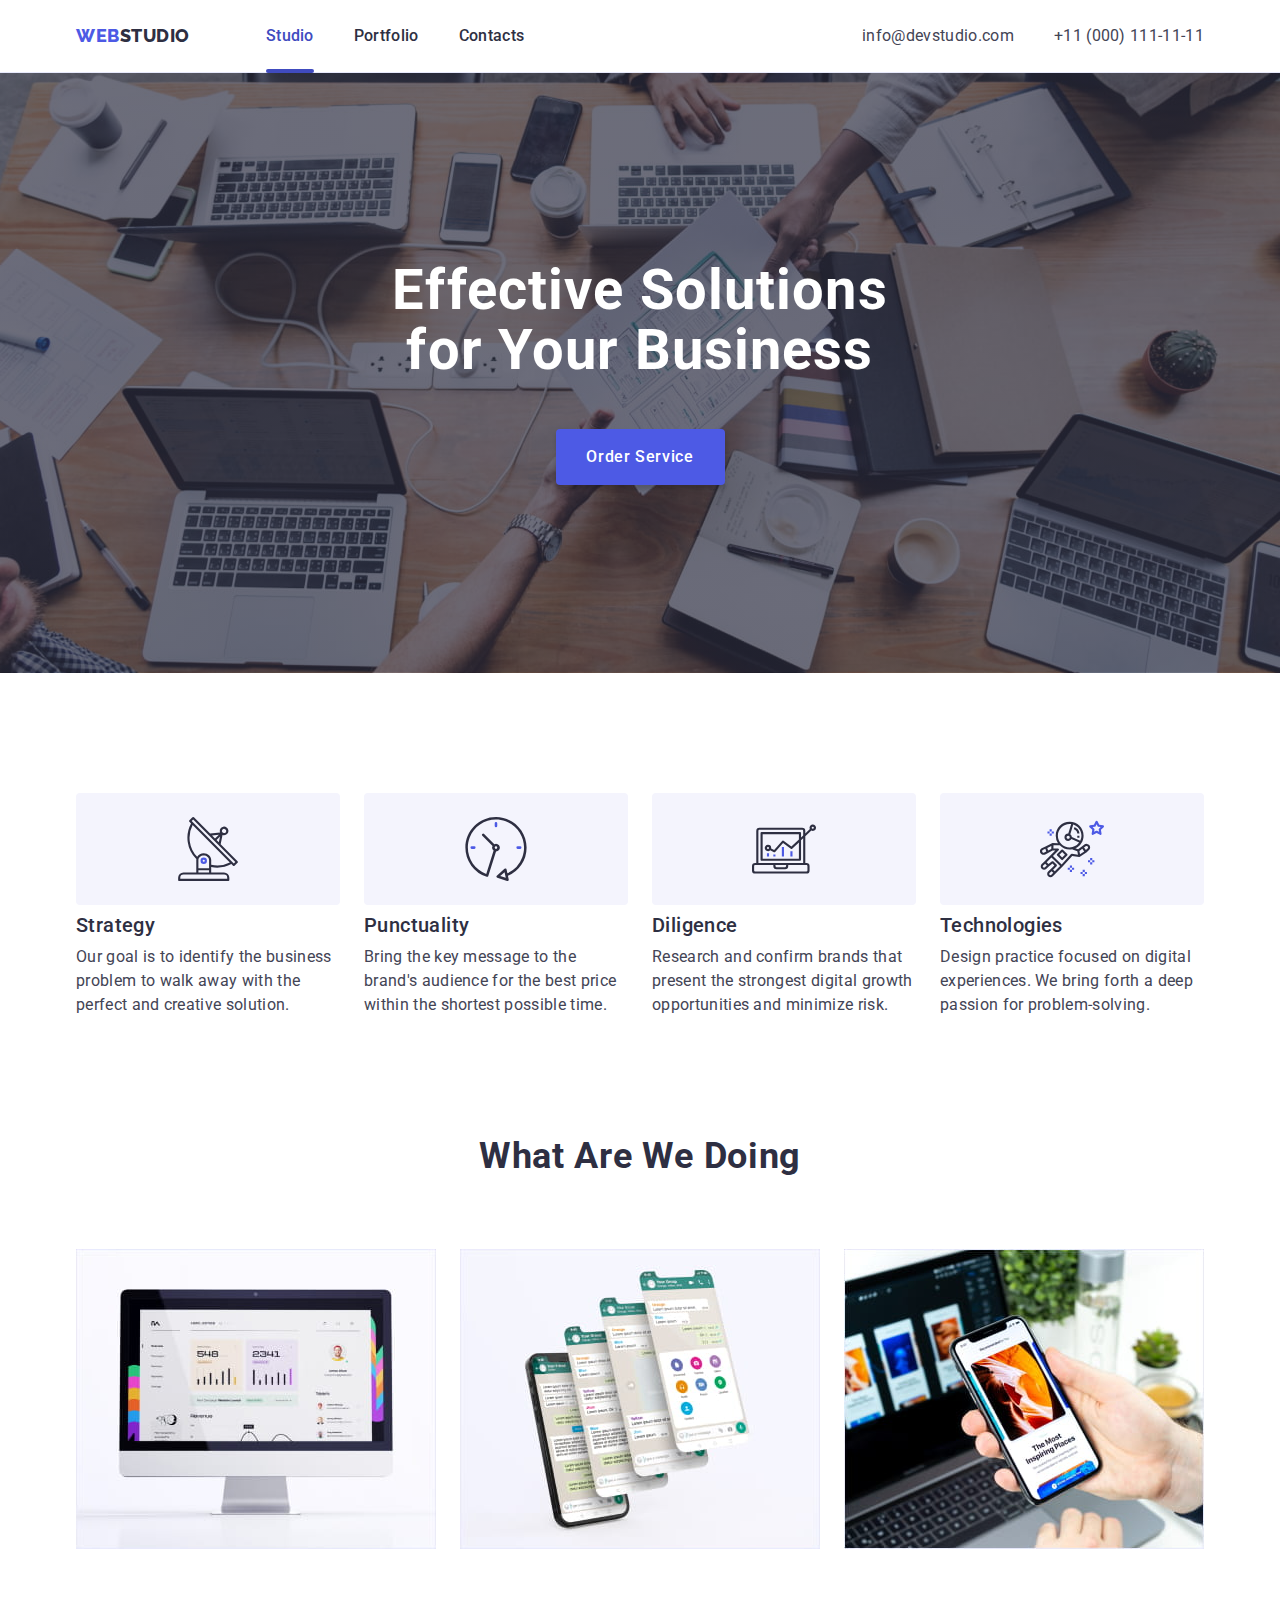
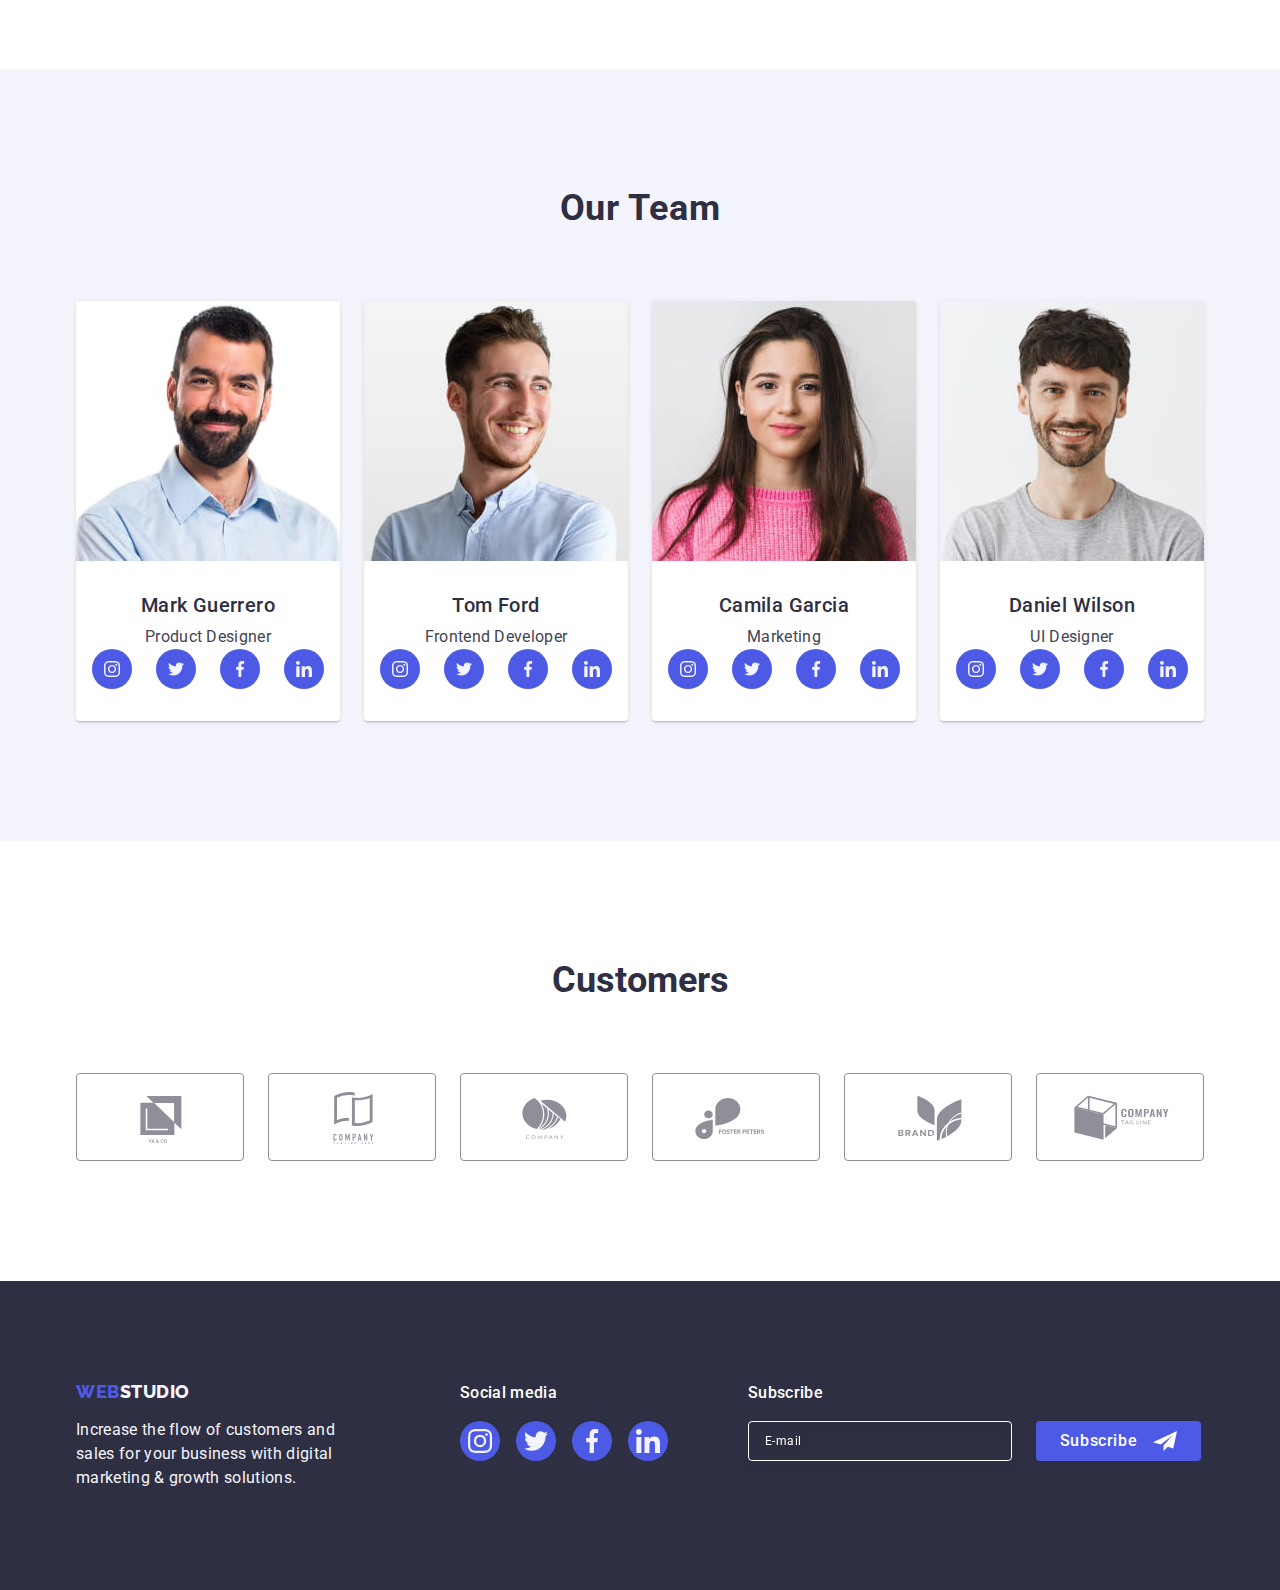
<file: index.html>
<!DOCTYPE html>
<html lang="en">

<head>
    <meta charset="UTF-8">
    <meta http-equiv="X-UA-Compatible" content="IE=edge">
    <meta name="viewport" content="width=device-width, initial-scale=1.0">
    <title>Main Page</title>
    <link href="./css/modern-normalize.min.css" rel="stylesheet">
    <link rel="stylesheet" href="./css/styless.css">
    <link rel="preconnect" href="https://fonts.googleapis.com">
    <link rel="preconnect" href="https://fonts.gstatic.com" crossorigin>
    <link href="https://fonts.googleapis.com/css2?family=Raleway:wght@800&family=Roboto:wght@400;500;700&display=swap"
        rel="stylesheet">
</head>

<body>
    <!-- header section -->
    <header class="header-section">
        <div class="header-container container">
            <nav class="nav-container">
                <a class="header-logo link" href="index.html">Web<span class="header-second-logo">Studio</span></a>
                <ul class="menu-container list">
                    <li class="header-studio">
                        <a class="active header-bar link" href="./index.html">Studio</a>
                    </li>
                    <li class="header-studio">
                        <a class="header-bar link" href="./portfolio.html">Portfolio</a>
                    </li>
                    <li class="header-studio">
                        <a class="header-bar link" href="">Contacts</a>
                    </li>
                </ul>
            </nav>
            <address class="header-address">
                <ul class="address-container list">
                    <li class="link">
                        <a class="link header-address-list" href="mailto:info@devstudio.com">info@devstudio.com</a>
                    </li>
                    <li class="link">
                        <a class="link header-address-list" href="tel:+110001111111">+11 (000) 111-11-11</a>
                    </li>
                </ul>

            </address>
        </div>
    </header>
    <!-- main section -->
    <main>
        <!-- hero section -->
        <section class="hero-section">
            <div class="container">
                <h1 class="hero-header">Effective Solutions for Your Business</h1>
                <button class="bttn-hero" type="button" data-modal-open>Order Service</button>
            </div>
        </section>
        <!-- features -->
        <section class="features-section">
            <div class="container">
                <h2 class="visually-hidden">features</h2>
                <ul class="features-container list">
                    <li class="features-item">
                        <div class="feature-icon">
                            <svg class="icon-for-feature" width="64" height="64">
                                <use href="./images/icons.svg#antenna"></use>
                            </svg>
                        </div>
                        <h3 class="features-heading">Strategy</h3>
                        <p class="features-text">
                            Our goal is to identify the business problem to walk away with the perfect and creative
                            solution.
                        </p>
                    </li>
                    <li class="features-item">
                        <div class="feature-icon">
                            <svg class="icon-for-feature" width="64" height="64">
                                <use href="./images/icons.svg#clock"></use>
                            </svg>
                        </div>
                        <h3 class="features-heading">Punctuality</h3>
                        <p class="features-text">
                            Bring the key message to the brand's audience for the best price within the shortest
                            possible
                            time.
                        </p>
                    </li>
                    <li class="features-item">
                        <div class="feature-icon">
                            <svg class="icon-for-feature" width="64" height="64">
                                <use href="./images/icons.svg#diagram"></use>
                            </svg>
                        </div>
                        <h3 class="features-heading">Diligence</h3>
                        <p class="features-text">
                            Research and confirm brands that present the strongest digital growth opportunities and
                            minimize
                            risk.
                        </p>
                    </li>
                    <li class="features-item">
                        <div class="feature-icon">
                            <svg class="icon-for-feature" width="64" height="64">
                                <use href="./images/icons.svg#astronaut"></use>
                            </svg>
                        </div>
                        <h3 class="features-heading">Technologies</h3>
                        <p class="features-text">
                            Design practice focused on digital experiences. We bring forth a deep passion for
                            problem-solving.
                        </p>
                    </li>
                </ul>
            </div>
        </section>
        <!-- what are we doing -->
        <section class="doing-section">
            <div class="container">
                <h2 class="page-header">What are we doing</h2>
                <ul class="doing-container list">
                    <li class="doing-item">
                        <img src="./images/wawd/desktop.jpg" alt="desktop profiles" width="360" />
                    </li>
                    <li class="doing-item">
                        <img src="./images/wawd/mobilechats.jpg" alt="mobile chatting" width="360" />
                    </li>
                    <li class="doing-item">
                        <img src="./images/wawd/phoneweb.jpg" alt="phone web" width="360" />
                    </li>
                </ul>
            </div>
        </section>
        <!-- our team -->
        <section class="team-section">
            <div class="container">
                <h2 class="team-header">Our Team</h2>
                <ul class="team-container list">
                    <li class="personal-item">
                        <img src="./images/ourteam/mark.jpg" alt="Mark Guerrero" width="264" />
                        <div class="personal-container">
                            <h3 class="name-header">Mark Guerrero</h3>
                            <p class="work-position">
                                Product Designer
                            </p>
                            <ul class="social-icons">
                                <li class="personal-socials list">
                                    <a class="social-links" href="">
                                        <svg class="personal-icon" width="16" height="16">
                                            <use href="./images/icons.svg#instagram"></use>
                                        </svg>
                                    </a>
                                </li>
                                <li class="personal-socials list">
                                    <a class="social-links" href="">
                                        <svg class="personal-icon" width="16" height="16">
                                            <use href="./images/icons.svg#twitter"></use>
                                        </svg>
                                    </a>
                                </li>
                                <li class="personal-socials list">
                                    <a class="social-links" href="">
                                        <svg class="personal-icon" width="16" height="16">
                                            <use href="./images/icons.svg#facebook"></use>
                                        </svg>
                                    </a>
                                </li>
                                <li class="personal-socials list">
                                    <a class="social-links" href="">
                                        <svg class="personal-icon" width="16" height="16">
                                            <use href="./images/icons.svg#linkedin"></use>
                                        </svg>
                                    </a>
                                </li>
                            </ul>
                        </div>
                    </li>
                    <li class="personal-item">
                        <img src="./images/ourteam/tom.jpg" alt="Tom Ford" width="264" />
                        <div class="personal-container">
                            <h3 class="name-header">Tom Ford</h3>
                            <p class="work-position">
                                Frontend Developer
                            </p>
                            <ul class="social-icons">
                                <li class="personal-socials list">
                                    <a class="social-links" href="">
                                        <svg class="personal-icon" width="16" height="16">
                                            <use href="./images/icons.svg#instagram"></use>
                                        </svg>
                                    </a>
                                </li>
                                <li class="personal-socials list">
                                    <a class="social-links" href="">
                                        <svg class="personal-icon" width="16" height="16">
                                            <use href="./images/icons.svg#twitter"></use>
                                        </svg>
                                    </a>
                                </li>
                                <li class="personal-socials list">
                                    <a class="social-links" href="">
                                        <svg class="personal-icon" width="16" height="16">
                                            <use href="./images/icons.svg#facebook"></use>
                                        </svg>
                                    </a>
                                </li>
                                <li class="personal-socials list">
                                    <a class="social-links" href="">
                                        <svg class="personal-icon" width="16" height="16">
                                            <use href="./images/icons.svg#linkedin"></use>
                                        </svg>
                                    </a>
                                </li>
                            </ul>
                        </div>
                    </li>
                    <li class="personal-item">
                        <img src="./images/ourteam/camila.jpg" alt="Camila Garcia" width="264" />
                        <div class="personal-container">
                            <h3 class="name-header">Camila Garcia</h3>
                            <p class="work-position">
                                Marketing
                            </p>
                            <ul class="social-icons">
                                <li class="personal-socials list">
                                    <a class="social-links" href="">
                                        <svg class="personal-icon" width="16" height="16">
                                            <use href="./images/icons.svg#instagram"></use>
                                        </svg>
                                    </a>
                                </li>
                                <li class="personal-socials list">
                                    <a class="social-links" href="">
                                        <svg class="personal-icon" width="16" height="16">
                                            <use href="./images/icons.svg#twitter"></use>
                                        </svg>
                                    </a>
                                </li>
                                <li class="personal-socials list">
                                    <a class="social-links" href="">
                                        <svg class="personal-icon" width="16" height="16">
                                            <use href="./images/icons.svg#facebook"></use>
                                        </svg>
                                    </a>
                                </li>
                                <li class="personal-socials list">
                                    <a class="social-links" href="">
                                        <svg class="personal-icon" width="16" height="16">
                                            <use href="./images/icons.svg#linkedin"></use>
                                        </svg>
                                    </a>

                                </li>
                            </ul>
                        </div>
                    </li>
                    <li class="personal-item">
                        <img src="./images/ourteam/daniel.jpg" alt="Daniel Wilson" width="264" />
                        <div class="personal-container">
                            <h3 class="name-header">Daniel Wilson</h3>
                            <p class="work-position">
                                UI Designer
                            </p>
                            <ul class="social-icons">
                                <li class="personal-socials list">
                                    <a class="social-links" href="">
                                        <svg class="personal-icon" width="16" height="16">
                                            <use href="./images/icons.svg#instagram"></use>
                                        </svg>
                                    </a>
                                </li>
                                <li class="personal-socials list">
                                    <a class="social-links" href="">
                                        <svg class="personal-icon" width="16" height="16">
                                            <use href="./images/icons.svg#twitter"></use>
                                        </svg>
                                    </a>
                                </li>
                                <li class="personal-socials list">
                                    <a class="social-links" href="">
                                        <svg class="personal-icon" width="16" height="16">
                                            <use href="./images/icons.svg#facebook"></use>
                                        </svg>
                                    </a>
                                </li>
                                <li class="personal-socials list">
                                    <a class="social-links" href="">
                                        <svg class="personal-icon" width="16" height="16">
                                            <use href="./images/icons.svg#linkedin"></use>
                                        </svg>
                                    </a>

                                </li>
                            </ul>
                        </div>
                    </li>
                </ul>
            </div>
        </section>
        <!-- Customers -->
        <section class="section-customers">
            <div class="container">
                <h2 class="customers-header">Customers</h2>
                <ul class="customers-list">
                    <li class="customers-item list">
                        <a class="customers-link" href="" aria-label="logo ">
                            <svg class="customers-icon" width="104" height="56">
                                <use href="./images/icons.svg#logo-1"></use>
                            </svg>
                        </a>
                    </li>
                    <li class="customers-item list">
                        <a class="customers-link" href="" aria-label="logo ">
                            <svg class="customers-icon" width="104" height="56">
                                <use href="./images/icons.svg#logo-2"></use>
                            </svg>
                        </a>
                    </li>
                    <li class="customers-item list">
                        <a class="customers-link" href="" aria-label="logo ">
                            <svg class="customers-icon" width="104" height="56">
                                <use href="./images/icons.svg#logo-3"></use>
                            </svg>
                        </a>
                    </li>
                    <li class="customers-item list">
                        <a class="customers-link" href="" aria-label="logo ">
                            <svg class="customers-icon" width="104" height="56">
                                <use href="./images/icons.svg#logo-4"></use>
                            </svg>
                        </a>
                    </li>
                    <li class="customers-item list">
                        <a class="customers-link" href="" aria-label="logo ">
                            <svg class="customers-icon" width="104" height="56">
                                <use href="./images/icons.svg#logo-5"></use>
                            </svg>
                        </a>
                    </li>
                    <li class="customers-item list">
                        <a class="customers-link" href="" aria-label="logo ">
                            <svg class="customers-icon" width="104" height="56">
                                <use href="./images/icons.svg#logo-6"></use>
                            </svg>
                        </a>
                    </li>
                </ul>
            </div>
        </section>

    </main>
    <!-- footer section -->
    <footer class="footer-options">
        <div class="footer-section container">
            <div class="footer-items">
                <a class="footer-logo link" href="./index.html">Web<span class="logo-item">Studio</span></a>
                <p class="footer-text">
                    Increase the flow of customers and sales for your business with digital marketing & growth
                    solutions.
                </p>
            </div>
            <div class="footer-socials">
                <p class="text-socials">Social media</p>
                <ul class="socials-list list">
                    <li class="socials-list-item">
                        <a class="footer-social-links" href="">
                            <svg class="footer-social-icon" width="24" height="24">
                                <use href="./images/icons.svg#instagram"></use>
                            </svg>
                        </a>
                    </li>
                    <li class="socials-list-item">
                        <a class="footer-social-links" href="">
                            <svg class="footer-social-icon" width="24" height="24">
                                <use href="./images/icons.svg#twitter"></use>
                            </svg>
                        </a>
                    </li>
                    <li class="socials-list-item">
                        <a class="footer-social-links" href="">
                            <svg class="footer-social-icon" width="24" height="24">
                                <use href="./images/icons.svg#facebook"></use>
                            </svg>
                        </a>
                    </li>
                    <li class="socials-list-item">
                        <a class="footer-social-links" href="">
                            <svg class="footer-social-icon" width="24" height="24">
                                <use href="./images/icons.svg#linkedin"></use>
                            </svg>
                        </a>
                    </li>
                </ul>
            </div>
            <div class="footer-sub-container">
                <p class="footer-sub-disc">Subscribe</p>
                <form class="footer-form">
                    <label class="footer-form-field">
                        <input class="footer-form-input" type="email" placeholder="E-mail" name="user-email">
                    </label>
                    <button class="footer-form-bttn" type="submit">
                        Subscribe
                        <svg class="footer-form-icon" width="24" height="24">
                            <use href="./images/icons.svg#subscribe"></use>
                        </svg>
                    </button>
                </form>

            </div>
        </div>

    </footer>
    <!-- Modal window -->
    <div class="backdrop is-hidden" data-modal>
        <div class="modal">
            <button class="modal-btn" type="button" data-modal-close>
                <svg class="modal-icon" width="8" height="8">
                    <use href="./images/icons.svg#close-black-18dp"></use>
                </svg>
            </button>
            <p class="modal-caption">Leave your contacts and we will call you back</p>
            <form class="modal-form" name="order_data">
                <div class="modal-form-container">
                    <label for="user-name" class="modal-form-field">
                        <span class="modal-form-label">Name</span>
                    </label>
                    <div class="modal-form-container-decor">
                        <input class="modal-form-input" type="text" id="user-name" name="user-name">
                        <svg class="modal-form-icon" width="18" height="24">
                            <use href="./images/icons.svg#person"></use>
                        </svg>
                    </div>
                </div>
                <div class="modal-form-container">
                    <label for="user-phone" class="modal-form-field">
                        <span class="modal-form-label">Phone</span>
                    </label>
                    <div class="modal-form-container-decor">
                        <input class="modal-form-input" type="tel" id="user-phone" name="user-phone">
                        <svg class="modal-form-icon" width="18" height="24">
                            <use href="./images/icons.svg#phone"></use>
                        </svg>
                    </div>
                </div>
                <div class="modal-form-container">
                    <label for="user-email" class="modal-form-field">
                        <span class="modal-form-label">Email</span>
                    </label>
                    <div class="modal-form-container-decor">
                        <input class="modal-form-input" type="email" id="user-email" name="user-email">
                        <svg class="modal-form-icon" width="18" height="24">
                            <use href="./images/icons.svg#email"></use>
                        </svg>
                    </div>
                </div>
                <div class="modal-form-container-comment">
                    <label for="user-comment" class="modal-form-field">
                        <span class="modal-form-label">Comment</span>
                    </label>
                    <textarea class="modal-form-comment" id="user-comment" cols="7" placeholder="Text input"
                        name="user-comment"></textarea>
                </div>
                <div class="modal-form-container-checkbox">
                    <input class="modal-form-checkbox visually-hidden" type="checkbox" id="user-privacy" value="true"
                        name="user-privacy">
                    <label for="user-privacy" class="modal-form-agreement">
                        <span class="modal-form-custom-checkbox">
                            <svg class="modal-form-checkbox-icon" width="16" height="16">
                                <use href="./images/icons.svg#click"></use>
                            </svg>
                        </span>
                        I accept the terms and conditions of the
                        <a class="modal-form-link" href="#">Privacy Policy</a>
                    </label>
                </div>

                <button class="bttn-modal-form" type="submit">Send</button>
            </form>
        </div>
    </div>

    <!-- Script js  -->
    <script src="./js/modal.js"></script>
</body>

</html>
</file>
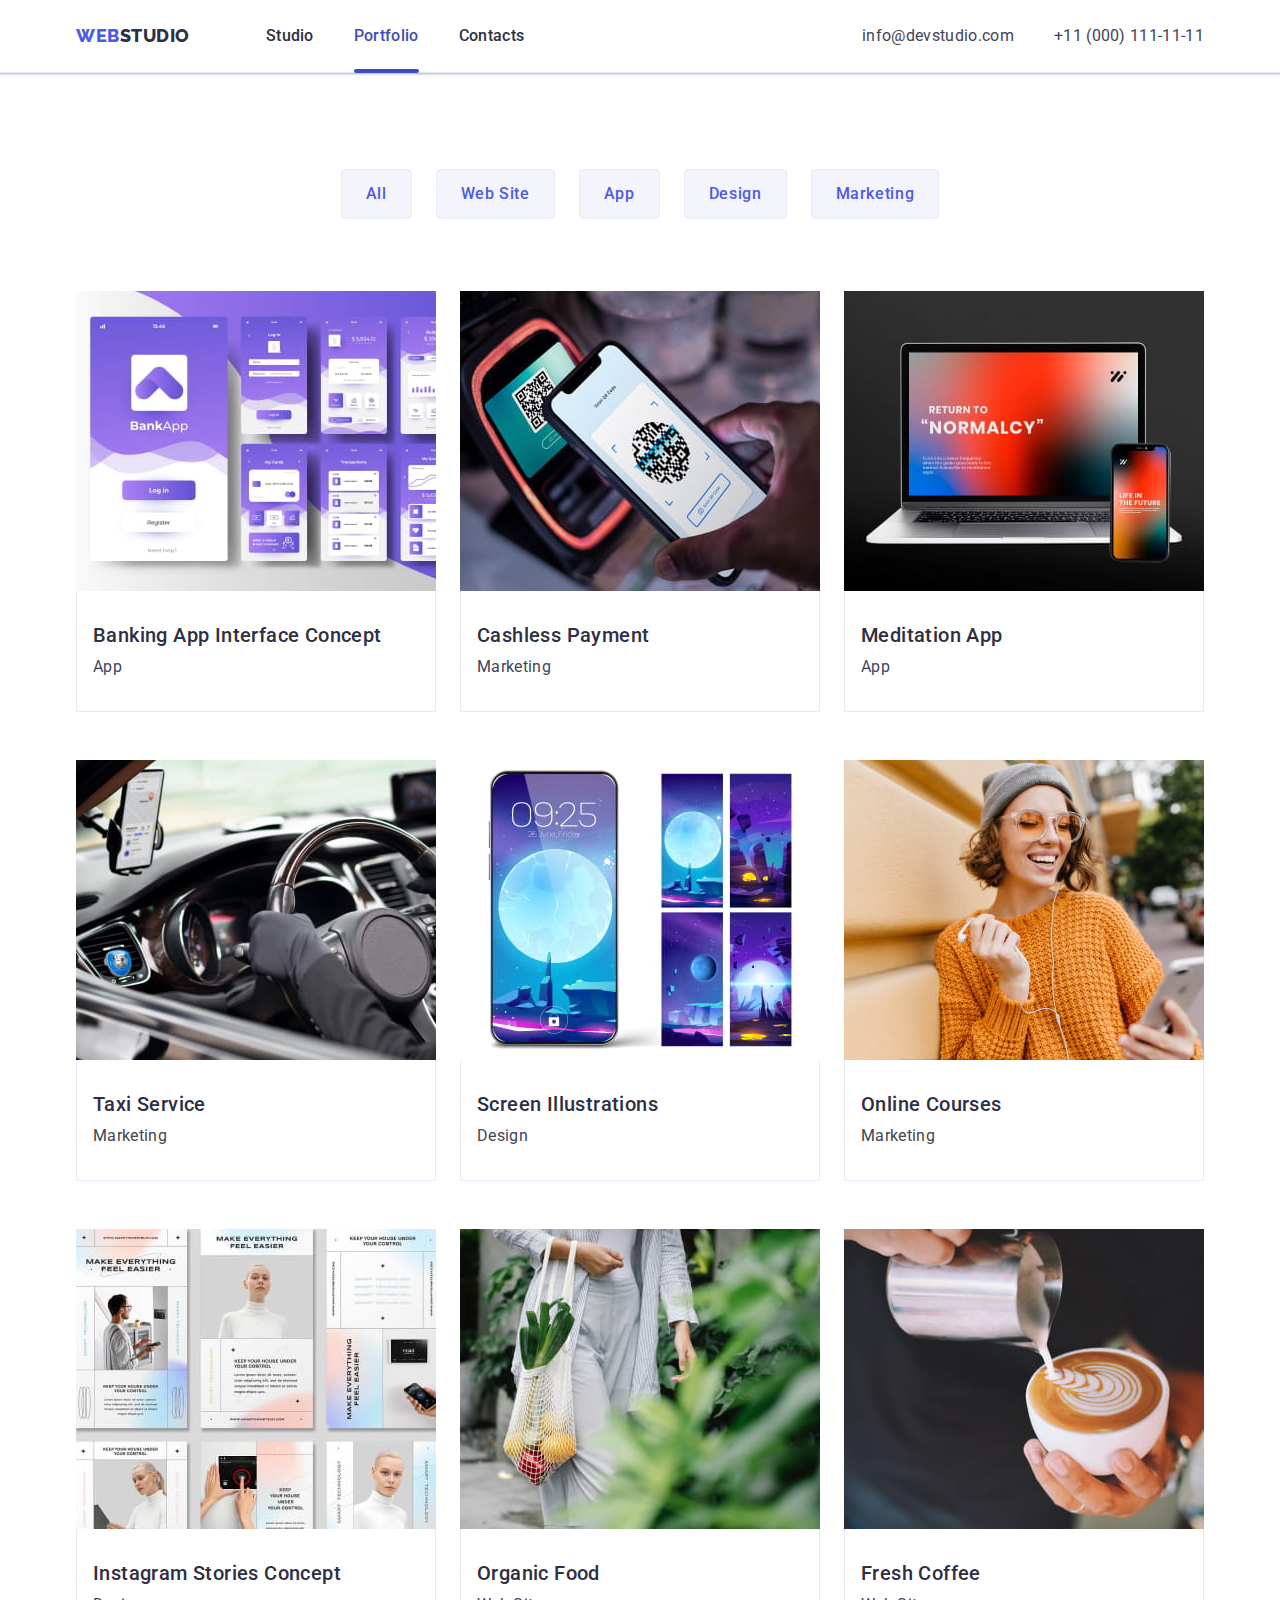
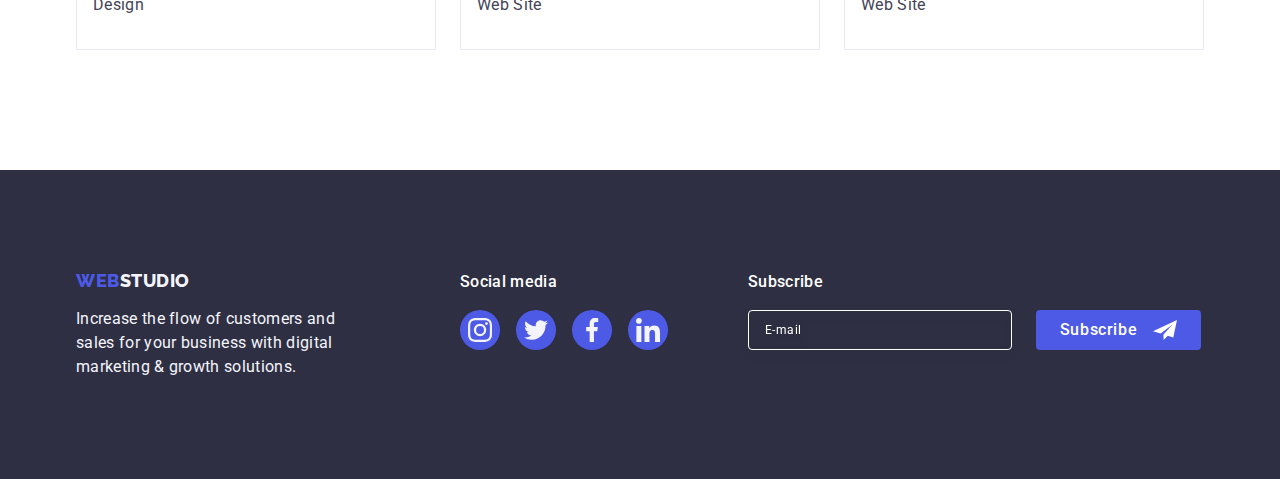
<file: portfolio.html>
<!DOCTYPE html>
<html lang="en">

<head>
    <meta charset="UTF-8">
    <meta name="viewport" content="width=device-width, initial-scale=1.0">
    <title>Portfolio</title>
    <link href="./css/modern-normalize.min.css" rel="stylesheet">
    <link rel="stylesheet" href="./css/styless.css">
    <link rel="preconnect" href="https://fonts.googleapis.com">
    <link rel="preconnect" href="https://fonts.gstatic.com" crossorigin>
    <link href="https://fonts.googleapis.com/css2?family=Raleway:wght@800&family=Roboto:wght@400;500;700&display=swap"
        rel="stylesheet">
</head>

<body>
    <!-- header section -->
    <header class="header-section">
        <div class="header-container container">
            <nav class="nav-container">
                <a class="header-logo link" href="index.html">Web<span class="header-second-logo">Studio</span></a>
                <ul class="menu-container list">
                    <li class="header-studio">
                        <a class="header-bar link" href="./index.html">Studio</a>
                    </li>
                    <li class="header-studio">
                        <a class="active header-bar link" href="./portfolio.html">Portfolio</a>
                    </li>
                    <li class="header-studio">
                        <a class="header-bar link" href="">Contacts</a>
                    </li>
                </ul>
            </nav>
            <address class="header-address">
                <ul class="address-container list">
                    <li class="link">
                        <a class="link header-address-list" href="mailto:info@devstudio.com">info@devstudio.com</a>
                    </li>
                    <li class="link">
                        <a class="link header-address-list" href="tel:+110001111111">+11 (000) 111-11-11</a>
                    </li>
                </ul>

            </address>
        </div>
    </header>
    <main>
        <section class="portfolio-section">
            <div class="container">
                <h1 class="visually-hidden">main-header</h1>
                <ul class="portfolio-container list">
                    <li class="portfolio-btn-list">
                        <button class="bttn-all" type="button">All</button>
                    </li>
                    <li class="portfolio-btn-list">
                        <button class="bttn-all" type="button">Web Site</button>
                    </li>
                    <li class="portfolio-btn-list">
                        <button class="bttn-all" type="button">App</button>
                    </li>
                    <li class="portfolio-btn-list">
                        <button class="bttn-all" type="button">Design</button>
                    </li>
                    <li class="portfolio-btn-list">
                        <button class="bttn-all" type="button">Marketing</button>
                    </li>
                </ul>
                <ul class="portfolio-types list">
                    <li class="portfolio-style">
                        <a class="portfolio-links link" href="./images/projectscard/bank.jpg">
                            <div class="overlay">
                                <img src="./images/projectscard/bank.jpg" alt="Banking App Interface Concept"
                                    width="360">
                                <p class="overlay-desc">14 Stylish and User-Friendly App Design Concepts · Task
                                    Manager
                                    App
                                    · Calorie Tracker App
                                    · Exotic Fruit Ecommerce App · Cloud Storage App</p>
                            </div>
                            <div class="portfolio-item">
                                <h2 class="image-header">Banking App Interface Concept</h2>
                                <p class="image-text">
                                    App
                                </p>
                            </div>
                        </a>
                    </li>
                    <li class="portfolio-style">
                        <a class="portfolio-links link" href="./images/projectscard/qr.jpg">
                            <div class="overlay">
                                <img src="./images/projectscard/qr.jpg" alt="procces of payment" width="360">
                                <p class="overlay-desc">14 Stylish and User-Friendly App Design Concepts · Task
                                    Manager
                                    App
                                    · Calorie Tracker App
                                    · Exotic Fruit Ecommerce App · Cloud Storage App</p>
                            </div>
                            <div class="portfolio-item">
                                <h2 class="image-header">Cashless Payment</h2>
                                <p class="image-text">
                                    Marketing
                                </p>
                            </div>
                        </a>
                    </li>
                    <li class="portfolio-style">
                        <a class="portfolio-links link" href="./images/projectscard/meditation-app.jpg">
                            <div class="overlay">
                                <img src="./images/projectscard/meditation-app.jpg" alt="notebook+meditation-app"
                                    width="360">
                                <p class="overlay-desc">14 Stylish and User-Friendly App Design Concepts · Task
                                    Manager
                                    App
                                    · Calorie Tracker App
                                    · Exotic Fruit Ecommerce App · Cloud Storage App</p>
                            </div>
                            <div class="portfolio-item">
                                <h2 class="image-header">Meditation App</h2>
                                <p class="image-text">
                                    App
                                </p>
                            </div>
                        </a>
                    </li>
                    <li class="portfolio-style">
                        <a class="portfolio-links link" href="./images/projectscard/taxi-services.jpg">
                            <div class="overlay">
                                <img src="./images/projectscard/taxi-services.jpg" alt="driving car" width="360">
                                <p class="overlay-desc">14 Stylish and User-Friendly App Design Concepts · Task
                                    Manager
                                    App
                                    · Calorie Tracker App
                                    · Exotic Fruit Ecommerce App · Cloud Storage App</p>
                            </div>
                            <div class="portfolio-item">
                                <h2 class="image-header">Taxi Service</h2>
                                <p class="image-text">
                                    Marketing
                                </p>
                            </div>
                        </a>

                    </li>
                    <li class="portfolio-style">
                        <a class="portfolio-links link" href="./images/projectscard/phone-wallpapers.jpg">
                            <div class="overlay">
                                <img src="./images/projectscard/phone-wallpapers.jpg" alt="screen illustrations"
                                    width="360">
                                <p class="overlay-desc">14 Stylish and User-Friendly App Design Concepts · Task
                                    Manager
                                    App
                                    · Calorie Tracker App
                                    · Exotic Fruit Ecommerce App · Cloud Storage App</p>
                            </div>
                            <div class="portfolio-item">
                                <h2 class="image-header">Screen Illustrations</h2>
                                <p class="image-text">
                                    Design
                                </p>
                            </div>
                        </a>
                    </li>
                    <li class="portfolio-style">
                        <a class="portfolio-links link" href="./images/projectscard/courses.jpg">
                            <div class="overlay">
                                <img src="./images/projectscard/courses.jpg" alt="happy girl" width="360">
                                <p class="overlay-desc">14 Stylish and User-Friendly App Design Concepts · Task
                                    Manager
                                    App
                                    · Calorie Tracker App
                                    · Exotic Fruit Ecommerce App · Cloud Storage App</p>
                            </div>
                            <div class="portfolio-item">
                                <h2 class="image-header">Online Courses</h2>
                                <p class="image-text">
                                    Marketing
                                </p>
                            </div>
                        </a>
                    </li>
                    <li class="portfolio-style">
                        <a class="portfolio-links link" href="./images/projectscard/insta-stories.jpg">
                            <div class="overlay">
                                <img src="./images/projectscard/insta-stories.jpg" alt="instagram stories concept"
                                    width="360">
                                <p class="overlay-desc">14 Stylish and User-Friendly App Design Concepts · Task
                                    Manager
                                    App
                                    · Calorie Tracker App
                                    · Exotic Fruit Ecommerce App · Cloud Storage App</p>
                            </div>
                            <div class="portfolio-item">
                                <h2 class="image-header">Instagram Stories Concept</h2>
                                <p class="image-text">
                                    Design
                                </p>
                            </div>
                        </a>
                    </li>
                    <li class="portfolio-style">
                        <a class="portfolio-links link" href="./images/projectscard/food.jpg">
                            <div class="overlay">
                                <img src="./images/projectscard/food.jpg" alt="woman with food in bag" width="360">
                                <p class="overlay-desc">14 Stylish and User-Friendly App Design Concepts · Task
                                    Manager
                                    App
                                    · Calorie Tracker App
                                    · Exotic Fruit Ecommerce App · Cloud Storage App</p>
                            </div>
                            <div class="portfolio-item">
                                <h2 class="image-header">Organic Food</h2>
                                <p class="image-text">
                                    Web Site
                                </p>
                            </div>
                        </a>
                    </li>
                    <li class="portfolio-style">
                        <a class="portfolio-links link" href="./images/projectscard/coffee.jpg">
                            <div class="overlay">
                                <img src="./images/projectscard/coffee.jpg" alt="proccess of making coffee" width="360">
                                <p class="overlay-desc">14 Stylish and User-Friendly App Design Concepts · Task
                                    Manager
                                    App
                                    · Calorie Tracker App
                                    · Exotic Fruit Ecommerce App · Cloud Storage App</p>
                            </div>
                            <div class="portfolio-item">
                                <h2 class="image-header">Fresh Coffee</h2>
                                <p class="image-text">
                                    Web Site
                                </p>
                            </div>
                        </a>
                    </li>
                </ul>
            </div>
        </section>
    </main>
    <!-- footer section -->
    <footer class="footer-options">
        <div class="footer-section container">
            <div class="footer-items">
                <a class="footer-logo link" href="./index.html">Web<span class="logo-item">Studio</span></a>
                <p class="footer-text">
                    Increase the flow of customers and sales for your business with digital marketing & growth
                    solutions.
                </p>
            </div>
            <div class="footer-socials">
                <p class="text-socials">Social media</p>
                <ul class="socials-list list">
                    <li class="socials-list-item">
                        <a class="footer-social-links" href="">
                            <svg class="footer-social-icon" width="24" height="24">
                                <use href="./images/icons.svg#instagram"></use>
                            </svg>
                        </a>
                    </li>
                    <li class="socials-list-item">
                        <a class="footer-social-links" href="">
                            <svg class="footer-social-icon" width="24" height="24">
                                <use href="./images/icons.svg#twitter"></use>
                            </svg>
                        </a>
                    </li>
                    <li class="socials-list-item">
                        <a class="footer-social-links" href="">
                            <svg class="footer-social-icon" width="24" height="24">
                                <use href="./images/icons.svg#facebook"></use>
                            </svg>
                        </a>
                    </li>
                    <li class="socials-list-item">
                        <a class="footer-social-links" href="">
                            <svg class="footer-social-icon" width="24" height="24">
                                <use href="./images/icons.svg#linkedin"></use>
                            </svg>
                        </a>
                    </li>
                </ul>
            </div>
            <div class="footer-sub-container">
                <p class="footer-sub-disc">Subscribe</p>
                <form class="footer-form">
                    <label class="footer-form-field">
                        <input class="footer-form-input" type="email" placeholder="E-mail" name="user-email">
                    </label>
                    <button class="footer-form-bttn" type="submit">
                        Subscribe
                        <svg class="footer-form-icon" width="24" height="24">
                            <use href="./images/icons.svg#subscribe"></use>
                        </svg>
                    </button>
                </form>

            </div>
        </div>
    </footer>

</body>

</html>
</file>
<file: css/styless.css>
:root {
    --primary-font: "Roboto",
        sans-serif;
    --primary-color: #434455;
    --primary-background-color: #FFFFFF;
    --logo-first-color: #4d5ae5;
    --logo-second-color: #2e2f42;
    --address-color: #434455;
    --section-background-color: #2e2f42;
    --footer-color: #F4F4FD;
    --body-color: #434455;
        --fist-logo-color: #4d5ae5;
        --second-logo-color: #2e2f42;
        --address-color: #434455;
        --button-collor: #4d5ae5;
        --button-background-color: #F4F4FD;
        --button-exlusive-color: #e7e9fc;
        --grey: #2E2F42B2;
        --checkbox-color: #8e8f99;
        --checkbox-background-color: #404bbf;
}
body {
    font-family: "Roboto", sans-serif;
    background-color: #FFFFFF;
    color: #434455;
    color: var(--body-color);
}
ul {
    padding: 0;
    margin: 0;
}
.header-logo {
    font-family: "Raleway", sans-serif;
    font-weight: 800; 
    font-size: 18px;
    line-height: 1.17;
    letter-spacing: 0.03em;
    text-transform: uppercase;
    color: var(--logo-first-color);
    margin-right: 76px;
}
.link {
    text-decoration: none;

}
.visually-hidden {
    position: absolute;
    width: 1px;
    height: 1px;
    margin: -1px;
    border: 0;
    padding: 0;

    white-space: nowrap;
    clip-path: inset(100%);
    clip: rect(0 0 0 0);
    overflow: hidden;
}
.header-second-logo {
    color: var(--logo-second-color);
}
.header-bar {
    font-weight: 500;
    position: relative;
    font-size: 16px;
    line-height: 1.5;
    letter-spacing: 0.02em;
    color: var(--logo-second-color);
    padding: 24px 0;
    display: block;
    transition: color 250ms cubic-bezier(0.4, 0, 0.2, 1);
}
.header-bar.active::after {
    content: '';
    display: block;
    position: absolute;
    bottom: -1px;
    left: 0;
    width: 100%;
    height: 4px;
    background-color: #404bbf;
    border-radius: 2px;
}
.active {
    color: #404bbf;
}
.link:hover,
.link:focus {
    color: #404bbf;
}
.header-address {
    font-style: normal;
    margin-left: auto;
}
.header-address-list {
    font-size: 16px;
    line-height: 1.5;
    letter-spacing: 0.02em;
    color: var(--address-color);
    padding-top: 24px;
    padding-bottom: 24px;
    display: block;
    transition: color 250ms cubic-bezier(0.4, 0, 0.2, 1);

}
.header-span-logo {
    color: var(--second-logo-color);
    color: #f4f4fd;
}
.list {
    list-style: none;
    padding: 0;
    margin: 0;
}
.hero-section {
    background-color: var(--section-background-color);
    padding: 188px 0;
    background-image: linear-gradient(rgba(46, 47, 66, 0.70),rgba(46, 47, 66, 0.70)), url(../images/hero/people-office.jpg);
    background-repeat: no-repeat;
    background-position: center;
    background-size: cover;
    max-width: 1440px;
    margin: 0 auto;
}
.hero-header {
    font-size: 56px;
    line-height: 1.07;
    text-align: center;
    letter-spacing: 0.02em;
    color: #ffffff;
    max-width: 496px;
    margin: 0 auto;
}
.bttn-hero {
    background-color: #4D5AE5;
    font-family: "Roboto", sans-serif;
    font-weight: 500;
    font-size: 16px;
    line-height: 1.5;
    letter-spacing: 0.04em;
    color: #ffffff;
    cursor: pointer;
    display: block;
    min-width: 169px;
    height: 56px;
    border: none;
    border-radius: 4px;
    cursor: pointer;
    margin: 0 auto;
    margin-top: 48px;
    transition: background-color 250ms cubic-bezier(0.4, 0, 0.2, 1);
    box-shadow: 0px 4px 4px 0px rgba(0, 0, 0, 0.15);  
}
.bttn-modal-form {
    background-color: #4D5AE5;
        font-family: "Roboto", sans-serif;
        font-weight: 500;
        font-size: 16px;
        line-height: 1.5;
        letter-spacing: 0.04em;
        color: #ffffff;
        cursor: pointer;
        display: block;
        min-width: 169px;
        height: 56px;
        border: none;
        border-radius: 4px;
        cursor: pointer;
        margin: 0 auto;
        margin-top: 24px;
        transition: background-color 250ms cubic-bezier(0.4, 0, 0.2, 1);
        box-shadow: 0px 4px 4px 0px rgba(0, 0, 0, 0.15);
}
.bttn-hero:hover,
.bttn-hero:focus {
    background-color: #404BBF;
}
.features-heading {
    font-weight: 500;
    font-size: 20px;
    line-height: 1.2;
    letter-spacing: 0.02em;
    color: var(--logo-second-color);
    margin-bottom: 8px;
}
.features-text {
    font-size: 16px;
    line-height: 1.5;
    letter-spacing: 0.02em;
    color: var(--primary-color);
}
.feature-icon {
    display: flex;
    align-items: center;
    justify-content: center;
    height: 112px;
    background-color: #f4f4fd;
    border-radius: 4px;
    margin-bottom: 8px;

}
.page-header {
    font-size: 36px;
    line-height: 1.11;
    text-align: center;
    letter-spacing: 0.02em;
    text-transform: capitalize;
    color: var(--logo-second-color);
    margin-bottom: 72px;
}
.team-section {
    background-color: #F4F4FD;
    padding: 120px 0;
}
.team-header {
    font-size: 36px;
    line-height: 1.11;
    text-align: center;
    letter-spacing: 0.02em;
    text-transform: capitalize;
    color: var(--logo-second-color);
    margin-bottom: 72px;
}
.personal-item {
    background-color: #FFFFFF;
    flex-basis: calc((100% - 72px) / 4);
    border-radius: 0px 0px 4px 4px;
    box-shadow: 0px 1px 6px rgba(46, 47, 66, 0.08),
        0px 1px 1px rgba(46, 47, 66, 0.16),
        0px 2px 1px rgba(46, 47, 66, 0.08);
}
.position-item {
    padding: 32px 16px;

}
.name-header {
    font-weight: 500;
    font-size: 20px;
    line-height: 1.2;
    letter-spacing: 0.02em;
    color: var(--logo-second-color);
    text-align: center;
    margin-bottom: 8px;


}
.work-position {
    font-size: 16px;
    line-height: 1.5;
    letter-spacing: 0.02em;
    color: var(--primary-color);
    text-align: center;

}
.footer-options {
    background-color: var(--section-background-color);
    padding: 100px 0;

}
.footer-logo {
    font-family: "Raleway", sans-serif;
    font-weight: 800;
    font-size: 18px;
    line-height: 1.17;
    letter-spacing: 0.03em;
    text-transform: uppercase;
    color: var(--logo-first-color);
    display: inline-block;
    margin-bottom: 16px;
}
.logo-item {
    color: #f4f4fd 
}
.footer-text {
    line-height: 1.5;
    color: var(--footer-color);
    letter-spacing: 0.02em;
    max-width: 264px;
}
.footer-item {
    background-color: var(--second-logo-color);
        padding: 100px 0;
}
.footer-items {
    margin-right: 120px;
    margin-bottom: 0;
}
.footer-section {
    display: flex;
    align-items: baseline;
}
.text-socials {
    font-weight: 500;
    font-size: 16px;
    line-height: 1.5;
    letter-spacing: 0.02em;
    color: #FFFFFF;
    margin-bottom: 16px;
}
.bttn-all:hover,
.bttn-all:focus {
    color: #FFFFFF;
    background-color: #404BBF;
    cursor: pointer;
    border: 1px solid transparent;
    box-shadow: 0px 3px 1px rgba(0, 0, 0, 0.1),
        0px 2px 1px rgba(0, 0, 0, 0.08),
        0px 2px 2px rgba(0, 0, 0, 0.12);
}
.image-header {
    font-weight: 500;
    font-size: 20px;
    line-height: 1.2;
    letter-spacing: 0.02em;
    color: var(--second-logo-color);
    margin-bottom: 8px;
}
.image-text {
    font-size: 16px;
    line-height: 1.5;
    letter-spacing: 0.02em;
    color: var(--body-color);
}
.bttn-all {
    font-family: "Roboto", sans-serif;
    font-weight: 500;
    font-size: 16px;
    line-height: 1.5;
    letter-spacing: 0.04em;
    color: var(--button-collor);
    background-color: var(--button-background-color);
    padding: 12px 24px;
    border: 1px solid var(--button-exlusive-color);
    border-radius: 4px;
    transition: color 250ms cubic-bezier(0.4, 0, 0.2, 1), background-color 250ms cubic-bezier(0.4, 0, 0.2, 1), border-color 250ms cubic-bezier(0.4, 0, 0.2, 1), box-shadow 250ms cubic-bezier(0.4, 0, 0.2, 1);
}
button {
    font-family: inherit;
    cursor: pointer;
}
.header-section {
    border-bottom: 1px solid #e7e9fc;
    box-shadow: 0px 2px 1px rgba(46, 47, 66, 0.08),
        0px 1px 1px rgba(46, 47, 66, 0.16),
        0px 1px 6px rgba(46, 47, 66, 0.08);;
}
.header-container {
    display: flex;
}
.container {
    width: 1158px;
    margin: 0 auto;
    padding-left: 15px;
    padding-right: 15px;
}
.nav-container {
    display: flex;
    align-items: center;
}
.menu-container {
    
    gap: 40px;
    display: flex;
}
.address-container {
    display: flex;
    gap: 40px;
}
img {
    display: block;
}
.features-section {
    padding: 120px 0;
}
.features-container {
    display: flex;
    gap: 24px;
}
.features-item {
    flex-basis: calc((100% - 3 * 24px) / 4);
}
.doing-section {
    padding-bottom: 120px;
}
.doing-container {
    display: flex;
    gap: 24px;
}
.doing-item {
    flex-basis: calc((100% - 2 * 24px) / 3);
}
.team-container {
    display: flex;
    gap: 24px;

}
.personal-container {
    padding: 32px 0px;
}
.portfolio-section {
    padding-top: 96px;
    padding-bottom: 120px;
}
.portfolio-container {
    display: flex;
    justify-content: center;
    gap: 24px;
    margin-bottom: 72px;
}
.portfolio-types {
    display: flex;
    flex-wrap: wrap;
    column-gap: 24px;
    row-gap: 48px;
}
.portfolio-item {
    padding: 32px 16px;
    border: 1px solid #e7e9fc;
    border-top: none;
}
.portfolio-style {
    width: calc((100% - 48px) / 3);
    position: relative;
    overflow: hidden;
}
.portfolio-links:hover .overlay-desc,
.portfolio-links:focus .overlay-desc {
    transform: translateY(0);
}
.portfolio-links {
    transition: box-shadow 250ms cubic-bezier(0.4, 0, 0.2, 1);
    display: block;
    box-shadow: 0px 1px 6px rgba(46, 47, 66, 0.08),
        0px 1px 1px rgba(46, 47, 66, 0.16),
        0px 2px 1px rgba(46, 47, 66, 0.08);;
}
h1,h2,h3,h4,h5,h6 {
    margin: 0;
}
p {
    margin: 0;
}
   /* Modal styles */
  .backdrop {
    position: fixed;
    top: 0;
    left: 0;
    width: 100%;
    height: 100%;
    background-color: rgba(46, 47, 66, 0.40);
    transition: opacity 250ms cubic-bezier(0.4, 0, 0.2, 1), visibility 250ms cubic-bezier(0.4, 0, 0.2, 1);
  }
  .modal {
    position: absolute;
    top: 50%;
    left: 50%;
    transform: translateX(-50%) translateY(-50%) ;
    width: 408px;
    min-height: 584px;
    flex-shrink: 0;
    border-radius: 4px;
    background: var(--dairy, #FCFCFC);
    box-shadow: 0px 2px 1px 0px rgba(0, 0, 0, 0.20), 0px 1px 3px 0px rgba(0, 0, 0, 0.12), 0px 1px 1px 0px rgba(0, 0, 0, 0.14);
    transition: opacity 250ms cubic-bezier(0.4, 0, 0.2, 1), visibility 250ms cubic-bezier(0.4, 0, 0.2, 1);
    transition: transform 250ms cubic-bezier(0.4, 0, 0.2, 1);
    padding: 72px 24px 24px 24px;
  }
  .modal-btn {
    position: absolute;
    top: 24px;
    right: 24px;
    background-color: transparent;
    width: 24px;
    height: 24px;
    padding: 0;
    border-radius: 50%;
    border: 1px solid rgba(0, 0, 0, 0.10);
    background: #E7E9FC;
    display: flex;
    align-items: center;
    justify-content: center;
    transition: background-color 250ms cubic-bezier(0.4, 0, 0.2, 1), border 250ms cubic-bezier(0.4, 0, 0.2, 1);
  }
  .modal-btn:hover,
  .modal-btn:focus {
    background-color: #404bbf;
    border: none;
    fill: #ffffff
  }
  .backdrop.is-hidden {
    opacity: 0;
    pointer-events: none;
    visibility: hidden;
  }
  .modal-icon {
    color: #2E2F42;
    width: 8px;
    height: 8px;
    transition: fill 250ms cubic-bezier(0.4, 0, 0.2, 1);
  }
  .social-icons {
    display: flex;
    justify-content: center;
    gap: 24px;
  }
  .personal-socials {
    width: 40px;
    height: 40px;
  }
  .social-links {
    width: 100%;
    height: 100%;
    background-color: #4d5ae5;
    border-radius: 50%;
    display: flex;
    align-items: center;
    justify-content: center;
    transition: background-color 250ms cubic-bezier(0.4, 0, 0.2, 1);

  }
  .social-links:hover,
  .social-links:focus {
    background-color: #404bbf;
  }
  .personal-icon { 
    fill: #f4f4fd;
   } 
   /* Customers block */
   .customers-list {
    display: flex;
    justify-content: center;
    gap: 24px;
   }
   .section-customers {
    padding: 120px 0;
   }

   .customers-item {
   }

   .customers-link {
    display: flex;
    justify-content: center;
    align-items: center;
    width: 168px;
    height: 88px;
    border: 1px solid #8E8F99;
    border-radius: 4px;
    color: #8e8f99;
    transition: border-color 250ms cubic-bezier(0.4, 0, 0.2, 1), color 250ms cubic-bezier(0.4, 0, 0.2, 1);
   }
   .customers-link:hover,
   .customers-link:focus {
    border-color: #404BBF;
    color: #404bbf;
   }
   .customers-link:hover .customers-icon {
    fill: #404BBF;
   }
   .customers-header {
    display: flex;
    font-size: 36px;
    line-height: 1.11;
    color: #2e2f42;
    margin-bottom: 72px;
    justify-content: center;
    align-items: center;
   }
   .customers-icon {
    fill: currentColor;
   }
   .socials-list {
    display: flex;
    gap: 16px;
   }
   .socials-list-item {
    width: 40px;
    height: 40px;
   }
   .footer-social-links {
    display: flex;
    align-items: center;
    justify-content: center;
    width: 100%;
    height: 100%;
    background-color: var(--fist-logo-color);
    border-radius: 50%;
    transition: background-color 250ms cubic-bezier(0.4, 0, 0.2, 1);
   }
   .footer-social-links:hover,
   .footer-social-links:focus {
    background-color: #31d0aa;
   }
   .footer-social-icon {
    fill: #f4f4fd;
   }
   .overlay {
    position: relative;
    overflow: hidden;
   }

   .overlay-desc {
    display: flex;
    width: 100%;
    height: 100%;
    flex-direction: column;
    flex-shrink: 0;
    color: #F4F4FD;
    font-size: 16px;
    line-height: 1.5;
    letter-spacing: 0.32px;
    background-color: #4D5AE5;
    align-items: center;
    text-align: center;
    padding: 40px 32px;
    position: absolute;
    top: 0;
    left: 0;
    transform: translateY(100%);
    transition: transform 250ms cubic-bezier(0.4, 0, 0.2, 1);
   }
   .modal-caption {
    display: block;
    color:#2E2F42;
    text-align: center;
    font-family: Roboto;
    font-size: 16px;
    font-style: normal;
    font-weight: 500;
    line-height: 1.5;
    letter-spacing: 0.02em;
    margin-bottom: 16px;
   }
   .modal-form-field {
    display: block;
    font-size: 12px;
    line-height: 1.17;
    letter-spacing: 0.04em;
    margin-bottom: 4px;
    position: relative;
    color: #8e8f99;
   }

   .modal-form-label {
    display: block;
    margin-bottom: 4px;
    color:#8E8F99;
    font-size: 12px;
    line-height: 14px;
    letter-spacing: 0.48px;
   }

   .modal-form-input {
    width: 100%;
    padding-left: 38px;
    height: 40px;
    border-radius: 4px;
    border: 1px solid rgba(46, 47, 66, 0.40);
    outline: transparent;
    background-color: transparent;
    transition: border-color 250ms cubic-bezier(0.4, 0, 0.2, 1);
   }
   .modal-form-input:focus {
    border-color: #4d5ae5;
   }
   .modal-form-icon {
    fill: #2E2F42;
    position: absolute;
    bottom: 8px;
    left:16px;
    top: 50%;
    transform: translateY(-50%);
    transition: fill 250ms cubic-bezier(0.4, 0, 0.2, 1);
   }
   .modal-form-input:focus + .modal-form-icon {
    fill: var(--button-collor);
   }
   .modal-form-comment {
    width: 100%;
    height: 120px;
    padding: 8px 16px;
    resize: none;
    border-radius: 4px;
    border: 1px solid rgba(46, 47, 66, 0.40);
    font-size: 12px;
    line-height: 1.17;
    letter-spacing: 0.04em;
    color: rgba(46, 47, 66, 0.4);
    background-color: transparent;
    outline: transparent;
    transition: border-color 250ms cubic-bezier(0.4, 0, 0.2, 1);
   }
   .modal-form-comment::placeholder {
    color: rgba(46, 47, 66, 0.40);
    font-size: 12px;
    letter-spacing: 0.48px;
   }
   .modal-form-comment:focus {
    border-color: #4d5ae5;
    transition: border-color 250ms cubic-bezier(0.4, 0, 0.2, 1);
    outline: transparent;
    }
    .modal-form-agreement {
        font-size: 12px;
        line-height: 1.17;
        letter-spacing: 0.04em;
        color: var(--checkbox-color);
        align-items: center;
        margin-bottom: 40px;
        gap: 12px;
    }
    
    .modal-form-checkbox:checked + .modal-form-agreement .modal-form-custom-checkbox {
        border-color: #404BBF;
        background-color: var(--checkbox-background-color);
        transition: border-color 250ms cubic-bezier(0.4, 0, 0.2, 1);
        border: none;
        fill: #F4F4FD;
    }
    .modal-form-checkbox-icon {
        opacity: 0;
        transform: scale(0);
    }

    .modal-form-checkbox:checked + .modal-form-agreement .modal-form-checkbox-icon {
        opacity: 1;
        transform: scale(1);
    }

    .modal-form-custom-checkbox {
        display: inline-flex;
        align-items: center;
        justify-content: center;
        width: 16px;
        height: 16px;
        border-radius: 2px;
        border: 1px solid rgba(46, 47, 66, 0.40);
        transition: background-color 250ms cubic-bezier(0.4, 0, 0.2, 1), border 250ms cubic-bezier(0.4, 0, 0.2, 1), fill 250ms cubic-bezier(0.4, 0, 0.2, 1);
        fill: transparent;
    }
    
    .modal-form-agreement-desc {
        flex-direction: column;
        flex-shrink: 0;
        color: #8E8F99;
        font-weight: 400;
        line-height: 14px;
        letter-spacing: 0.48px;
    }
    .modal-form-link {
        color: var(--fist-logo-color);
    }
    .modal-form-container {
        margin-bottom: 8px;
    }
    .modal-form-container-decor {
        position: relative;
    }
    .modal-form-container-checkbox {
        margin-bottom: 24px;
    }
    .modal-form-container-comment {
        margin-bottom: 16px;
    }
    .footer-sub-container {
        margin-left: 80px;
    }
    .footer-sub-disc {
        margin-bottom: 16px;
        font-weight: 500;
        font-size: 16px;
        line-height: 1.5;
        letter-spacing: 0.02em;
        color: #ffffff;
    }
    .footer-form {
        display: flex;
        gap: 24px;
    }
    .footer-form-field {
        gap: 24px;
    }
    .footer-form-input {
        width: 264px;
        height: 40px;
        border: 1px solid #ffffff;
        background-color: transparent;
        font-size: 12px;
        line-height: 1.5;
        letter-spacing: 0.04em;
        padding-left: 16px;
        filter: drop-shadow(0px 4px 4px rgba(0, 0, 0, 0.15));
        border-radius: 4px;
        color: #ffffff;
    }
     .footer-form-input::placeholder {
        color: #ffffff;
    }
    .footer-form-bttn {
        min-width: 165px;
        height: 40px;
        display: flex;
        justify-content: center;
        align-items: center;
        font-family: "Roboto", sans-serif;
        font-size: 16px;
        font-weight: 500;
        line-height: 1.5;
        letter-spacing: 0.04em;
        color: #ffffff;
        cursor: pointer;
        background-color: #4D5AE5;
        border: none;
        border-radius: 4px; 
        
    }
    .footer-form-icon {
        margin-left: 16px;
    }
</file>
